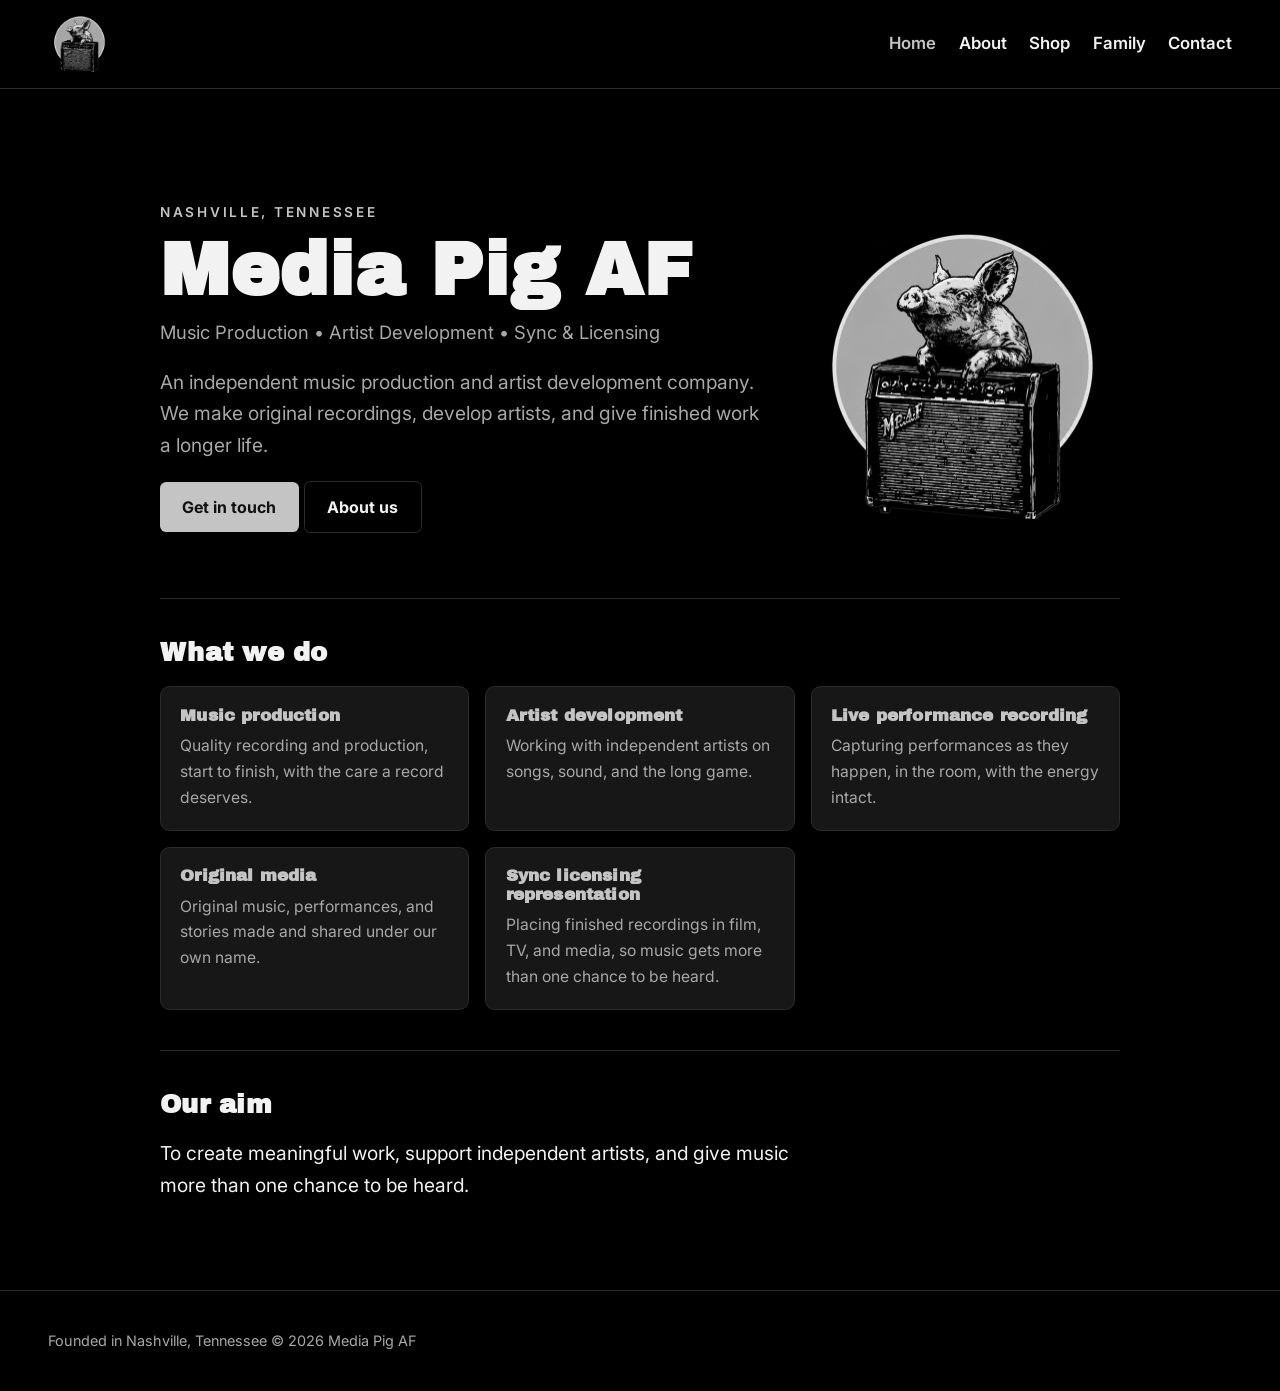
<file: index.html>
<!doctype html>
<html lang="en">
<head>
<meta charset="utf-8">
<meta name="viewport" content="width=device-width, initial-scale=1">
<title>Media Pig AF | Music Production, Artist Development, Sync &amp; Licensing</title>
<meta name="description" content="Independent music production, artist development, and sync licensing in Nashville, Tennessee.">
<link rel="preconnect" href="https://fonts.googleapis.com">
<link rel="preconnect" href="https://fonts.gstatic.com" crossorigin>
<link href="https://fonts.googleapis.com/css2?family=Archivo+Black&family=Inter:wght@400;500;600&display=swap" rel="stylesheet">
<link rel="icon" href="img/favicon.png" type="image/png">
<link rel="stylesheet" href="css/style.css?v=grey1">
</head>
<body>
<a class="skip" href="#content">Skip to content</a>
<header class="top">
  <a class="logo" href="index.html" aria-label="Media Pig AF home"><img src="img/logo.png" alt="Media Pig AF" height="64"></a>
  <nav aria-label="Main"><ul><li><a href="index.html" aria-current="page">Home</a></li><li><a href="about.html">About</a></li><li><a href="shop.html">Shop</a></li><li><a href="family.html">Family</a></li><li><a href="contact.html">Contact</a></li></ul></nav>
</header>
<main id="content">
<section class="hero">
  <div class="hero-text">
  <p class="kicker">Nashville, Tennessee</p>
  <h1>Media Pig AF</h1>
  <p class="tag">Music Production • Artist Development • Sync &amp; Licensing</p>
  <p class="lede">An independent music production and artist development company. We make original recordings, develop artists, and give finished work a longer life.</p>
  <p><a class="btn" href="contact.html">Get in touch</a> <a class="btn ghost" href="about.html">About us</a></p>
  </div>
  <img class="hero-art" src="img/logo.png" alt="A pig leaning on a guitar amp, the Media Pig AF logo" width="320">
</section>
<section class="band">
  <h2>What we do</h2>
  <ul class="cards"><li><h3>Music production</h3><p>Quality recording and production, start to finish, with the care a record deserves.</p></li><li><h3>Artist development</h3><p>Working with independent artists on songs, sound, and the long game.</p></li><li><h3>Live performance recording</h3><p>Capturing performances as they happen, in the room, with the energy intact.</p></li><li><h3>Original media</h3><p>Original music, performances, and stories made and shared under our own name.</p></li><li><h3>Sync licensing representation</h3><p>Placing finished recordings in film, TV, and media, so music gets more than one chance to be heard.</p></li></ul>
</section>
<section class="band narrow">
  <h2>Our aim</h2>
  <p>To create meaningful work, support independent artists, and give music more than one chance to be heard.</p>
</section>
</main>
<footer class="foot">
  <p>Founded in Nashville, Tennessee &copy; 2026 Media Pig AF</p>
</footer>
<script src="js/site.js"></script>
</body>
</html>
</file>
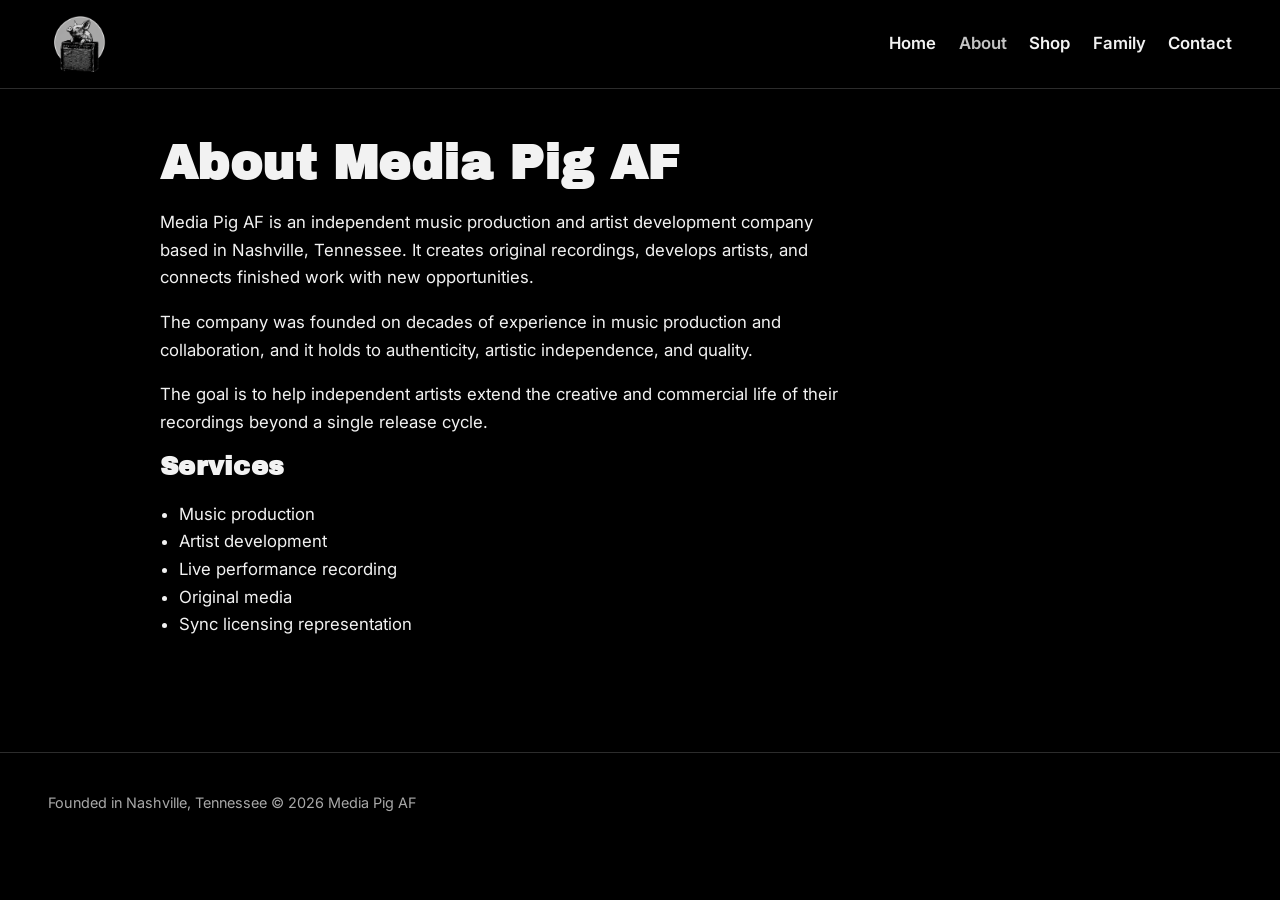
<file: about.html>
<!doctype html>
<html lang="en">
<head>
<meta charset="utf-8">
<meta name="viewport" content="width=device-width, initial-scale=1">
<title>About | Media Pig AF</title>
<meta name="description" content="About Media Pig AF, an independent music production and artist development company in Nashville.">
<link rel="preconnect" href="https://fonts.googleapis.com">
<link rel="preconnect" href="https://fonts.gstatic.com" crossorigin>
<link href="https://fonts.googleapis.com/css2?family=Archivo+Black&family=Inter:wght@400;500;600&display=swap" rel="stylesheet">
<link rel="icon" href="img/favicon.png" type="image/png">
<link rel="stylesheet" href="css/style.css?v=grey1">
</head>
<body>
<a class="skip" href="#content">Skip to content</a>
<header class="top">
  <a class="logo" href="index.html" aria-label="Media Pig AF home"><img src="img/logo.png" alt="Media Pig AF" height="64"></a>
  <nav aria-label="Main"><ul><li><a href="index.html">Home</a></li><li><a href="about.html" aria-current="page">About</a></li><li><a href="shop.html">Shop</a></li><li><a href="family.html">Family</a></li><li><a href="contact.html">Contact</a></li></ul></nav>
</header>
<main id="content">
<section class="page">
  <h1>About Media Pig AF</h1>
  <p>Media Pig AF is an independent music production and artist development company based in Nashville, Tennessee. It creates original recordings, develops artists, and connects finished work with new opportunities.</p>
  <p>The company was founded on decades of experience in music production and collaboration, and it holds to authenticity, artistic independence, and quality.</p>
  <p>The goal is to help independent artists extend the creative and commercial life of their recordings beyond a single release cycle.</p>
  <h2>Services</h2>
  <ul class="plain"><li>Music production</li><li>Artist development</li><li>Live performance recording</li><li>Original media</li><li>Sync licensing representation</li></ul>
</section>
</main>
<footer class="foot">
  <p>Founded in Nashville, Tennessee &copy; 2026 Media Pig AF</p>
</footer>
<script src="js/site.js"></script>
</body>
</html>
</file>
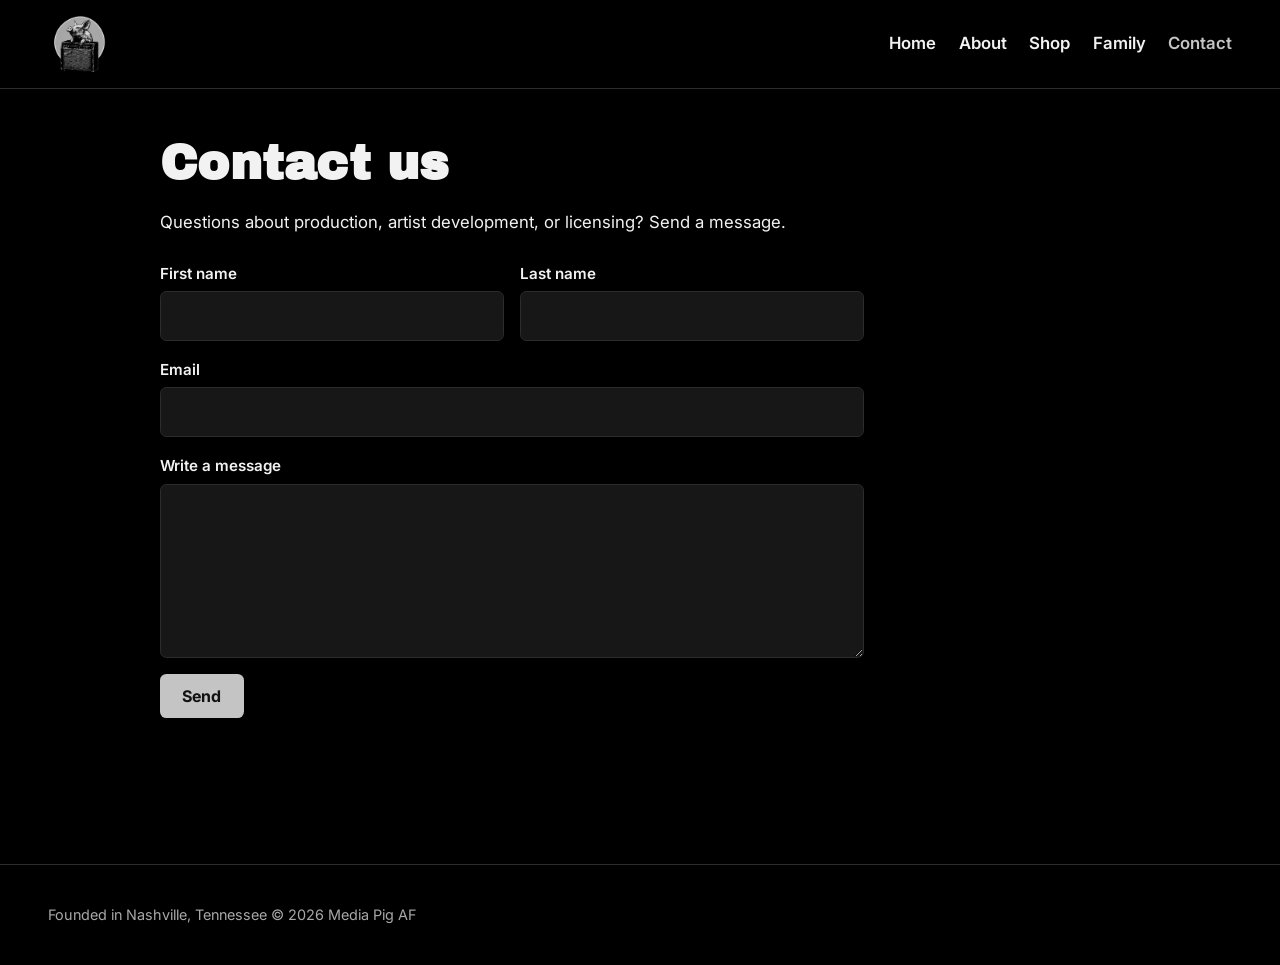
<file: contact.html>
<!doctype html>
<html lang="en">
<head>
<meta charset="utf-8">
<meta name="viewport" content="width=device-width, initial-scale=1">
<title>Contact | Media Pig AF</title>
<meta name="description" content="Contact Media Pig AF.">
<link rel="preconnect" href="https://fonts.googleapis.com">
<link rel="preconnect" href="https://fonts.gstatic.com" crossorigin>
<link href="https://fonts.googleapis.com/css2?family=Archivo+Black&family=Inter:wght@400;500;600&display=swap" rel="stylesheet">
<link rel="icon" href="img/favicon.png" type="image/png">
<link rel="stylesheet" href="css/style.css?v=grey1">
</head>
<body>
<a class="skip" href="#content">Skip to content</a>
<header class="top">
  <a class="logo" href="index.html" aria-label="Media Pig AF home"><img src="img/logo.png" alt="Media Pig AF" height="64"></a>
  <nav aria-label="Main"><ul><li><a href="index.html">Home</a></li><li><a href="about.html">About</a></li><li><a href="shop.html">Shop</a></li><li><a href="family.html">Family</a></li><li><a href="contact.html" aria-current="page">Contact</a></li></ul></nav>
</header>
<main id="content">
<section class="page">
  <h1>Contact us</h1>
  <p>Questions about production, artist development, or licensing? Send a message.</p>
  
  <form id="contact-form" action="https://api.web3forms.com/submit" method="POST" data-key="">
    <input type="hidden" name="access_key" value="">
    <input type="hidden" name="subject" value="New message from the Media Pig AF website">
    <input type="hidden" name="from_name" value="Media Pig AF website">
    <input type="checkbox" name="botcheck" class="hp" tabindex="-1" autocomplete="off" style="display:none">
    <div class="row">
      <label>First name<input name="first_name" required autocomplete="given-name"></label>
      <label>Last name<input name="last_name" autocomplete="family-name"></label>
    </div>
    <label>Email<input type="email" name="email" required autocomplete="email"></label>
    <label>Write a message<textarea name="message" rows="6" required></textarea></label>
    <button class="btn" type="submit">Send</button>
    <p class="form-status" role="status" aria-live="polite"></p>
  </form>
</section>
</main>
<footer class="foot">
  <p>Founded in Nashville, Tennessee &copy; 2026 Media Pig AF</p>
</footer>
<script src="js/site.js"></script>
</body>
</html>
</file>
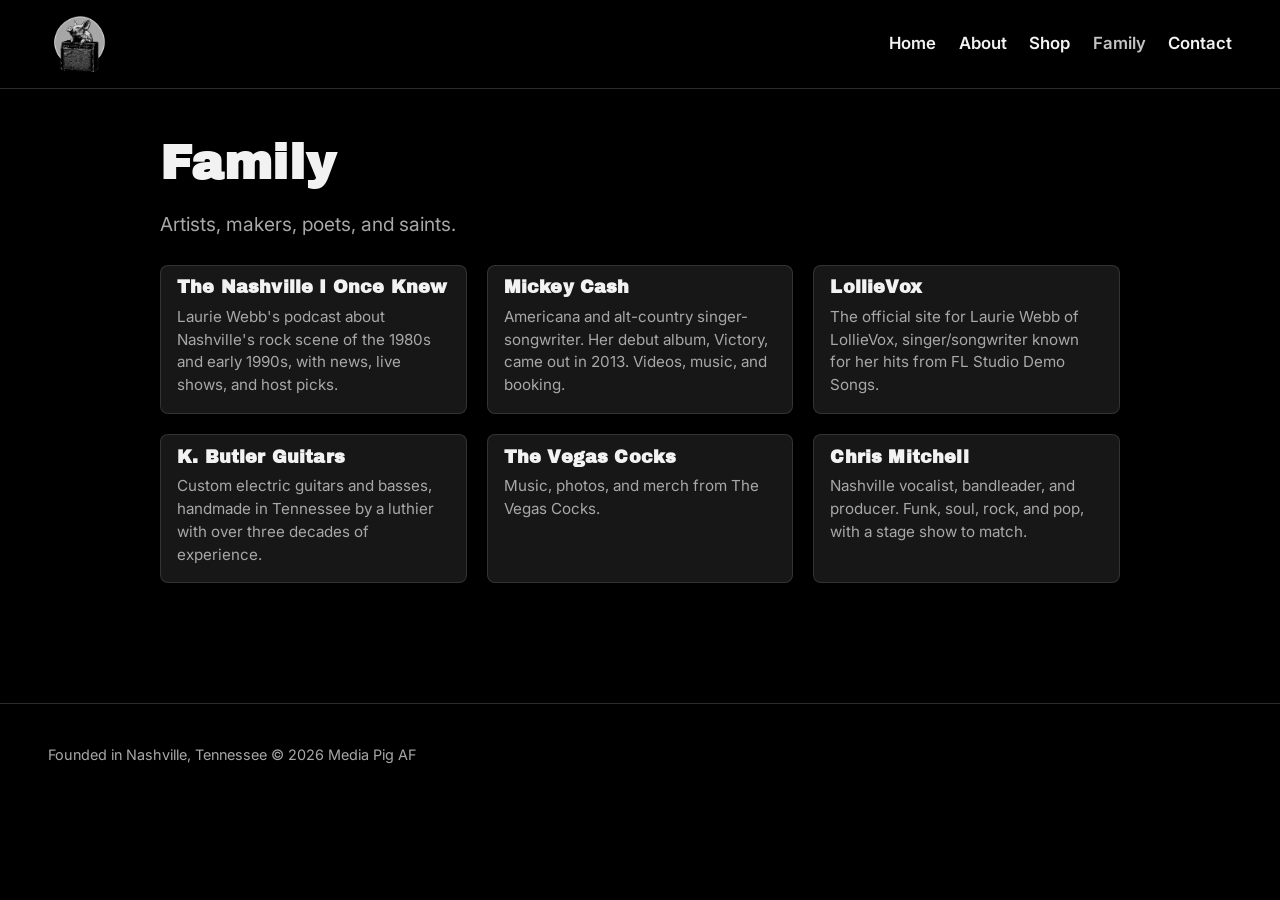
<file: family.html>
<!doctype html>
<html lang="en">
<head>
<meta charset="utf-8">
<meta name="viewport" content="width=device-width, initial-scale=1">
<title>Family | Media Pig AF</title>
<meta name="description" content="The artists and makers in the Media Pig AF family of websites.">
<link rel="preconnect" href="https://fonts.googleapis.com">
<link rel="preconnect" href="https://fonts.gstatic.com" crossorigin>
<link href="https://fonts.googleapis.com/css2?family=Archivo+Black&family=Inter:wght@400;500;600&display=swap" rel="stylesheet">
<link rel="icon" href="img/favicon.png" type="image/png">
<link rel="stylesheet" href="css/style.css?v=grey1">
</head>
<body>
<a class="skip" href="#content">Skip to content</a>
<header class="top">
  <a class="logo" href="index.html" aria-label="Media Pig AF home"><img src="img/logo.png" alt="Media Pig AF" height="64"></a>
  <nav aria-label="Main"><ul><li><a href="index.html">Home</a></li><li><a href="about.html">About</a></li><li><a href="shop.html">Shop</a></li><li><a href="family.html" aria-current="page">Family</a></li><li><a href="contact.html">Contact</a></li></ul></nav>
</header>
<main id="content">
<section class="page">
  <h1>Family</h1>
  <p class="lede">Artists, makers, poets, and saints.</p>
  <div class="fam-grid"><article class="fam-card"><a class="fam-pic" href="https://woods93.github.io/niok/" rel="noopener"><img src="https://yt3.googleusercontent.com/Jtw1y0iBRC5QylOyydC-MrKEry-a9yKyZxMT-O71DsmyoTzSlqjVf0OYmpDivaOnBOdh758Baw=w1707-fcrop64=1,00005a57ffffa5a8-k-c0xffffffff-no-nd-rj" alt="The Nashville I Once Knew" loading="lazy" referrerpolicy="no-referrer" onerror="this.parentNode.remove()"></a><h3><a href="https://woods93.github.io/niok/" rel="noopener">The Nashville I Once Knew</a></h3><p>Laurie Webb&#x27;s podcast about Nashville&#x27;s rock scene of the 1980s and early 1990s, with news, live shows, and host picks.</p></article><article class="fam-card"><a class="fam-pic" href="https://mickeycash.com/" rel="noopener"><img src="https://mickeycash.com/assets/images/victory-cover.jpg" alt="Mickey Cash" loading="lazy" referrerpolicy="no-referrer" onerror="this.parentNode.remove()"></a><h3><a href="https://mickeycash.com/" rel="noopener">Mickey Cash</a></h3><p>Americana and alt-country singer-songwriter. Her debut album, Victory, came out in 2013. Videos, music, and booking.</p></article><article class="fam-card"><a class="fam-pic" href="https://woods93.github.io/lollievox/" rel="noopener"><img src="https://woods93.github.io/lollievox/img/Lollievox-cover-web.jpg" alt="LollieVox" loading="lazy" referrerpolicy="no-referrer" onerror="this.parentNode.remove()"></a><h3><a href="https://woods93.github.io/lollievox/" rel="noopener">LollieVox</a></h3><p>The official site for Laurie Webb of LollieVox, singer/songwriter known for her hits from FL Studio Demo Songs.</p></article><article class="fam-card"><a class="fam-pic" href="https://woods93.github.io/kbutlerguitars/" rel="noopener"><img src="https://woods93.github.io/kbutlerguitars/img/k-butler-guitars-01.jpg" alt="K. Butler Guitars" loading="lazy" referrerpolicy="no-referrer" onerror="this.parentNode.remove()"></a><h3><a href="https://woods93.github.io/kbutlerguitars/" rel="noopener">K. Butler Guitars</a></h3><p>Custom electric guitars and basses, handmade in Tennessee by a luthier with over three decades of experience.</p></article><article class="fam-card"><a class="fam-pic" href="https://woods93.github.io/vegascocks/" rel="noopener"><img src="https://woods93.github.io/vegascocks/img/livej.jpg" alt="The Vegas Cocks" loading="lazy" referrerpolicy="no-referrer" onerror="this.parentNode.remove()"></a><h3><a href="https://woods93.github.io/vegascocks/" rel="noopener">The Vegas Cocks</a></h3><p>Music, photos, and merch from The Vegas Cocks.</p></article><article class="fam-card"><a class="fam-pic" href="https://woods93.github.io/chrismitchell/" rel="noopener"><img src="https://theniok.com/assets/family-chris-mitchell.jpg" alt="Chris Mitchell" loading="lazy" referrerpolicy="no-referrer" onerror="this.parentNode.remove()"></a><h3><a href="https://woods93.github.io/chrismitchell/" rel="noopener">Chris Mitchell</a></h3><p>Nashville vocalist, bandleader, and producer. Funk, soul, rock, and pop, with a stage show to match.</p></article></div>
</section>
</main>
<footer class="foot">
  <p>Founded in Nashville, Tennessee &copy; 2026 Media Pig AF</p>
</footer>
<script src="js/site.js"></script>
</body>
</html>
</file>
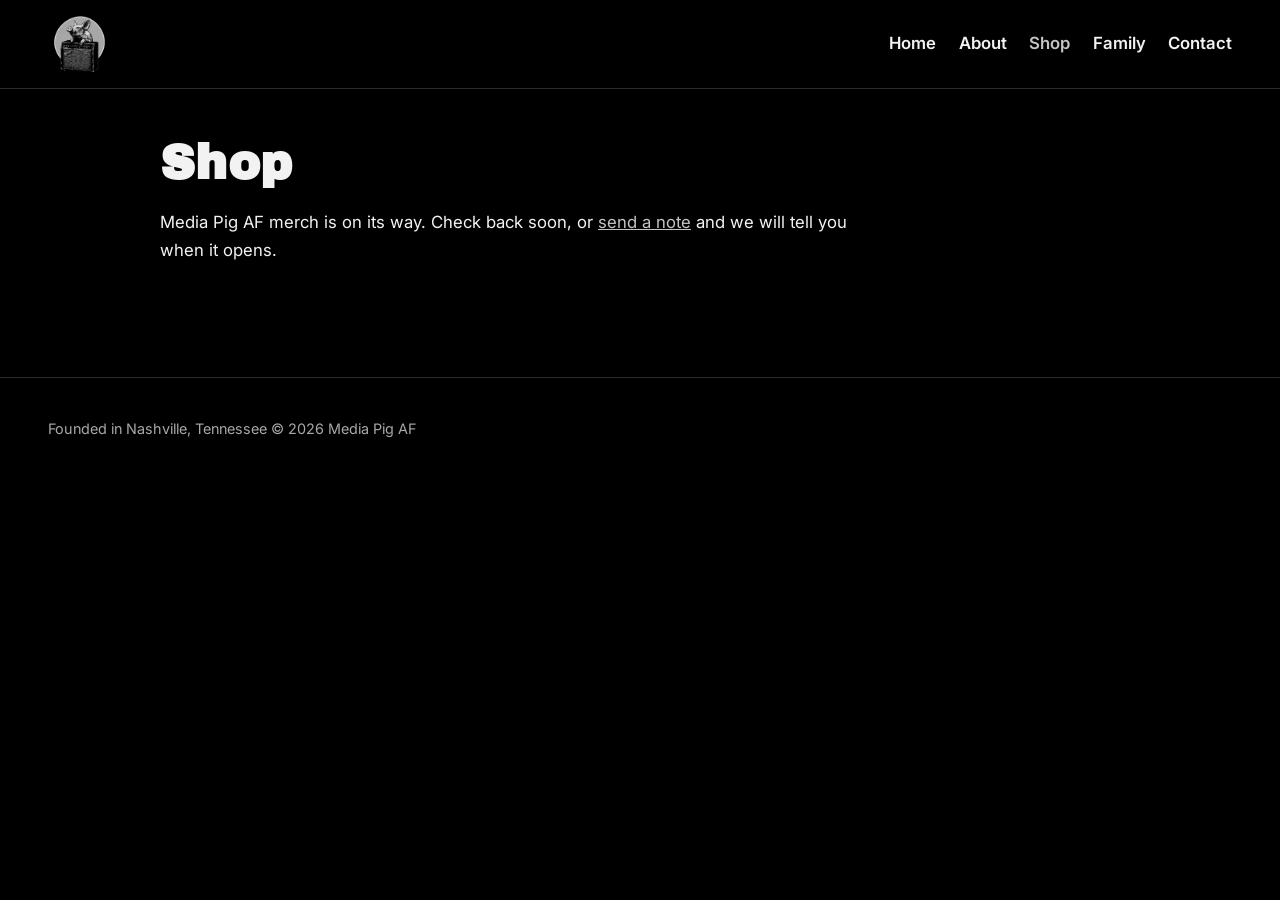
<file: shop.html>
<!doctype html>
<html lang="en">
<head>
<meta charset="utf-8">
<meta name="viewport" content="width=device-width, initial-scale=1">
<title>Shop | Media Pig AF</title>
<meta name="description" content="Media Pig AF merch.">
<link rel="preconnect" href="https://fonts.googleapis.com">
<link rel="preconnect" href="https://fonts.gstatic.com" crossorigin>
<link href="https://fonts.googleapis.com/css2?family=Archivo+Black&family=Inter:wght@400;500;600&display=swap" rel="stylesheet">
<link rel="icon" href="img/favicon.png" type="image/png">
<link rel="stylesheet" href="css/style.css?v=grey1">
</head>
<body>
<a class="skip" href="#content">Skip to content</a>
<header class="top">
  <a class="logo" href="index.html" aria-label="Media Pig AF home"><img src="img/logo.png" alt="Media Pig AF" height="64"></a>
  <nav aria-label="Main"><ul><li><a href="index.html">Home</a></li><li><a href="about.html">About</a></li><li><a href="shop.html" aria-current="page">Shop</a></li><li><a href="family.html">Family</a></li><li><a href="contact.html">Contact</a></li></ul></nav>
</header>
<main id="content">
<section class="page">
  <h1>Shop</h1>
  <p>Media Pig AF merch is on its way. Check back soon, or <a href="contact.html">send a note</a> and we will tell you when it opens.</p>
</section>
</main>
<footer class="foot">
  <p>Founded in Nashville, Tennessee &copy; 2026 Media Pig AF</p>
</footer>
<script src="js/site.js"></script>
</body>
</html>
</file>
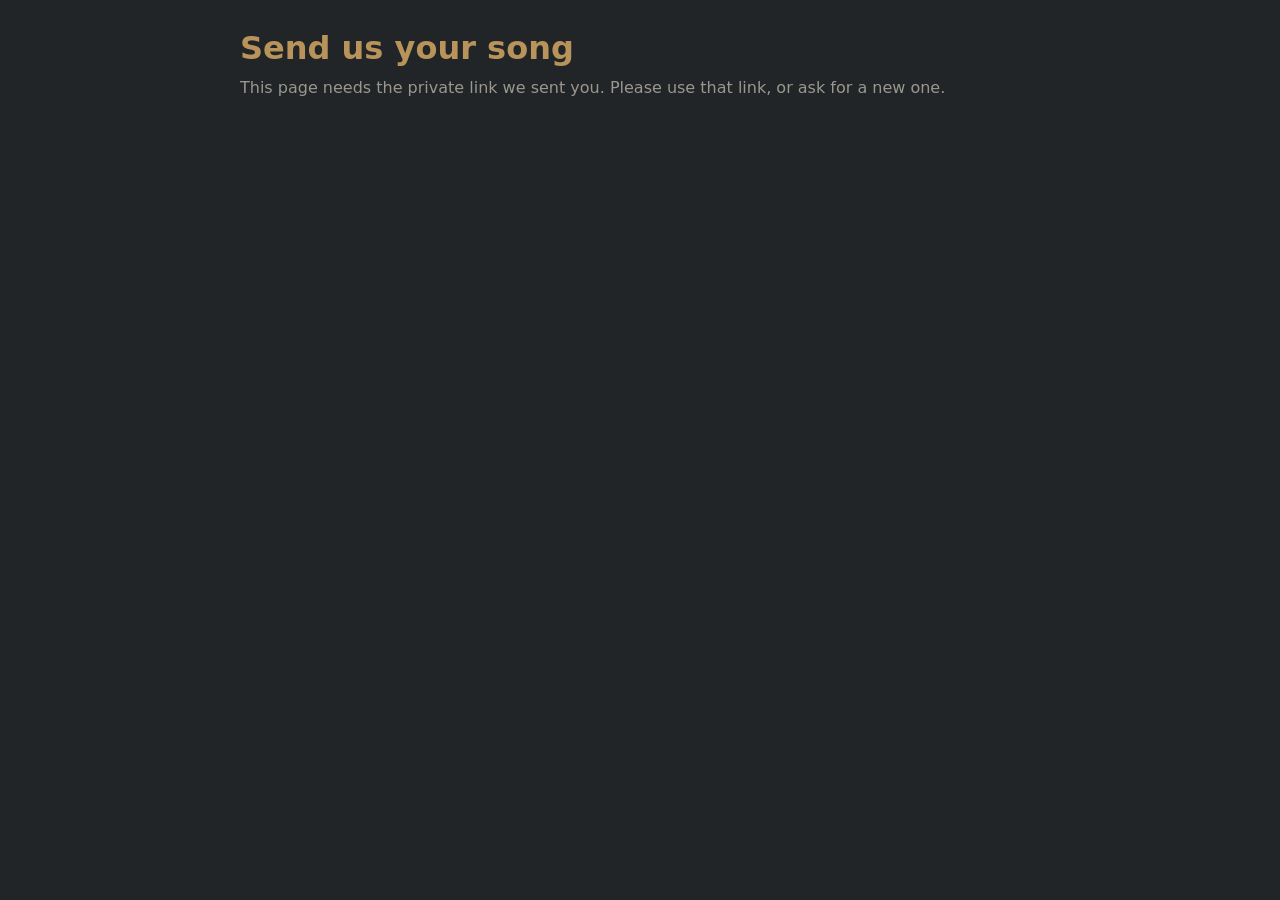
<file: worker/pages/upload.html>
<!doctype html>
<html lang="en">
<head>
<meta charset="utf-8">
<meta name="viewport" content="width=device-width,initial-scale=1">
<meta name="robots" content="noindex,nofollow">
<title>Send us your song | Media Pig AF</title>
<style>
:root{--bg:#222527;--card:#2b2e31;--line:#3a3d40;--text:#e8e6e1;--bronze:#b8935a;--mute:#9a978f;--bad:#e07a6a;--ok:#8fbf8f}
*{box-sizing:border-box}
body{margin:0;background:var(--bg);color:var(--text);font:16px/1.5 system-ui,sans-serif;padding:24px}
main{max-width:800px;margin:0 auto}
h1{font-weight:600;color:var(--bronze);margin:0 0 4px}
h2{font-size:18px;margin:0 0 4px;color:var(--bronze);font-weight:600}
p.sub{color:var(--mute);margin:0 0 16px}
section,.card{background:var(--card);border:1px solid var(--line);border-radius:8px;padding:18px;margin:16px 0}
.hint{color:var(--mute);font-size:14px;margin:0 0 10px}
.grid{display:grid;grid-template-columns:repeat(auto-fit,minmax(200px,1fr));gap:0 14px}
.fld{position:relative;margin:8px 0}
.fld label{display:block;margin:0 0 4px;color:var(--mute);font-size:14px}
input,select,textarea{width:100%;padding:10px;border-radius:6px;border:1px solid #444;background:#1c1e20;color:var(--text);font:inherit}
textarea{min-height:90px;resize:vertical}
input:focus,select:focus,textarea:focus,button:focus-visible{outline:2px solid var(--bronze);outline-offset:1px}
.fld.fl input,.fld.fl select{border-color:var(--bronze)}
.fld.fl::after{content:"from lookup, please confirm";display:block;margin-top:3px;font-size:12px;color:var(--bronze)}
.fld.bad input,.fld.bad select{border-color:var(--bad)}
.err{color:var(--bad);font-size:13px;min-height:0;margin-top:3px}
button{padding:10px 20px;border:0;border-radius:6px;background:var(--bronze);color:#1c1e20;font-weight:600;font-size:16px;cursor:pointer}
button.ghost{background:transparent;color:var(--text);border:1px solid #555;padding:6px 12px;font-size:14px;font-weight:500}
button:disabled{opacity:.5;cursor:not-allowed}
.row{border:1px solid var(--line);border-radius:6px;padding:8px 12px;margin:10px 0;background:#262a2c}
.row .top{display:flex;justify-content:space-between;align-items:center;color:var(--mute);font-size:14px}
.drop{border:2px dashed #555;border-radius:8px;padding:16px;margin:10px 0;text-align:center;color:var(--mute)}
.drop.over{border-color:var(--bronze);background:#2f2d28}
.drop.bad{border-color:var(--bad)}
.drop .name{color:var(--text);font-weight:600;word-break:break-all}
.drop .ok{color:var(--ok)}
progress{width:100%;height:10px;margin-top:8px}
#banner{display:none;border:1px solid var(--bad);color:var(--bad);border-radius:8px;padding:12px;margin:16px 0}
.total{font-size:14px;color:var(--mute)}
.total.bad{color:var(--bad)}
ul.items{padding-left:20px;margin:6px 0}
.pill{display:inline-block;font-size:12px;border-radius:99px;padding:1px 8px;margin-right:6px;border:1px solid}
.pill.needed{color:var(--bad)} .pill.recommended{color:var(--bronze)} .pill.info{color:var(--mute)}
.chk{display:flex;gap:8px;align-items:center;margin:8px 0}.chk input{width:auto}
.hidden{display:none}
</style>
</head>
<body>
<main>
  <h1>Send us your song</h1>
  <p class="sub" id="who">Checking your link…</p>
  <noscript><div class="card">This page needs JavaScript to upload files.</div></noscript>
  <div id="banner" role="alert"></div>
  <div id="app" class="hidden"></div>
</main>

<script>
(function () {
  "use strict";
  window.tsReady = function () {};   // Turnstile calls this when it loads; build() mounts the widget itself

  // ---------- helpers ----------
  function h(tag, attrs) {
    var e = document.createElement(tag);
    attrs = attrs || {};
    Object.keys(attrs).forEach(function (k) {
      var v = attrs[k];
      if (k === "class") e.className = v;
      else if (k === "text") e.textContent = v;
      else if (k.slice(0, 2) === "on") e.addEventListener(k.slice(2), v);
      else if (v === true) e.setAttribute(k, "");
      else if (v !== false && v != null) e.setAttribute(k, v);
    });
    for (var i = 2; i < arguments.length; i++) {
      [].concat(arguments[i]).forEach(function (c) {
        if (c == null || c === false) return;
        e.append(c.nodeType ? c : document.createTextNode(String(c)));
      });
    }
    return e;
  }
  var $ = function (s) { return document.querySelector(s); };
  var uid = 0;

  var token = new URLSearchParams(location.search).get("t");
  try {
    if (token) { sessionStorage.setItem("inv", token); history.replaceState(null, "", location.pathname); }
    else token = sessionStorage.getItem("inv");
  } catch (e) { /* storage blocked: the token stays in memory for this page load */ }

  function req(path, o) {
    o = o || {};
    var headers = { Authorization: "Bearer " + token };
    var body = o.body;
    if (body && !o.raw) { body = JSON.stringify(body); headers["Content-Type"] = "application/json"; }
    return fetch(path, { method: o.method || "GET", headers: headers, body: body }).then(function (r) {
      return r.json().catch(function () { return {}; }).then(function (j) {
        if (!r.ok) { var e = new Error(j.error || "Something went wrong (" + r.status + ")."); e.status = r.status; e.errors = j.errors; throw e; }
        return j;
      });
    });
  }

  function banner(msg) { var b = $("#banner"); b.textContent = msg; b.style.display = msg ? "block" : "none"; if (msg) b.scrollIntoView({ block: "center" }); }

  // ---------- constants (the server repeats every check) ----------
  var PROS = [["", "Choose…"], ["ASCAP", "ASCAP"], ["BMI", "BMI"], ["SESAC", "SESAC"], ["GMR", "GMR"], ["SOCAN", "SOCAN"], ["PRS", "PRS"], ["OTHER", "Other"], ["NONE", "None / not sure"]];
  var ROLES = ["", "Composer/Lyricist", "Composer", "Lyricist", "Arranger", "Other"];
  var MAX = 100 * 1024 * 1024;
  var KINDS = {
    proof: { label: "Proof of publishing", hint: "A PDF or screenshot from your PRO or publisher showing the song is registered. PDF, PNG or JPG.", exts: { pdf: ["pdf"], png: ["png"], jpeg: ["jpg", "jpeg"] } },
    master_print: { label: "Master print", hint: "Your final mix. WAV, MP3, FLAC or AIFF.", exts: { wav: ["wav"], mp3: ["mp3"], flac: ["flac"], aiff: ["aif", "aiff"] } },
    master_instrumental: { label: "Master instrumental", hint: "The final mix without vocals. WAV, MP3, FLAC or AIFF.", exts: { wav: ["wav"], mp3: ["mp3"], flac: ["flac"], aiff: ["aif", "aiff"] } }
  };

  function ascii(b, from, s) { for (var i = 0; i < s.length; i++) if (b[from + i] !== s.charCodeAt(i)) return false; return true; }
  function detect(b) {
    if (b.length < 4) return null;
    if (ascii(b, 0, "%PDF-")) return "pdf";
    if (b[0] === 0x89 && ascii(b, 1, "PNG")) return "png";
    if (b[0] === 0xff && b[1] === 0xd8 && b[2] === 0xff) return "jpeg";
    if (b.length >= 12 && ascii(b, 0, "RIFF") && ascii(b, 8, "WAVE")) return "wav";
    if (b.length >= 12 && ascii(b, 0, "FORM") && (ascii(b, 8, "AIFF") || ascii(b, 8, "AIFC"))) return "aiff";
    if (ascii(b, 0, "fLaC")) return "flac";
    if (ascii(b, 0, "ID3")) return "mp3";
    if (b[0] === 0xff && (b[1] & 0xe0) === 0xe0 && ((b[1] >> 1) & 3) !== 0 && ((b[1] >> 3) & 3) !== 1) return "mp3";
    return null;
  }
  function checkFile(kind, file) {
    var k = KINDS[kind];
    if (!file.size) return Promise.resolve("That file is empty.");
    if (file.size > MAX) return Promise.resolve("That file is " + (file.size / 1048576).toFixed(1) + " MB. The limit is " + (MAX / 1048576) + " MB.");
    var ext = (file.name.split(".").pop() || "").toLowerCase();
    var all = [].concat.apply([], Object.keys(k.exts).map(function (t) { return k.exts[t]; }));
    if (all.indexOf(ext) < 0) return Promise.resolve(k.label + " must be one of: " + all.join(", ") + ".");
    return file.slice(0, 32).arrayBuffer().then(function (buf) {
      var t = detect(new Uint8Array(buf));
      if (!t || !k.exts[t]) return "That file's contents don't look like a real " + all.join("/") + " file.";
      if (k.exts[t].indexOf(ext) < 0) return "That file is named ." + ext + " but its contents are " + t + ". Please check you chose the right file.";
      return "";
    });
  }
  function size(n) { return n < 1048576 ? Math.max(1, Math.round(n / 1024)) + " KB" : (n / 1048576).toFixed(1) + " MB"; }
  function ipiOk(v) { return /^\d{9,11}$/.test(v.replace(/[\s.\-]/g, "")); }

  // ---------- form building ----------
  var fields = {};   // name -> {box, input, err}
  function field(label, name, opts) {
    opts = opts || {};
    var id = "f" + (++uid), input;
    if (opts.options) {
      input = h("select", { id: id }, opts.options.map(function (o) { return h("option", { value: o[0], text: o[1] }); }));
    } else if (opts.area) {
      input = h("textarea", { id: id });
    } else {
      input = h("input", { id: id, type: opts.type || "text", autocomplete: "off", placeholder: opts.placeholder || "", maxlength: opts.max || 200, inputmode: opts.inputmode || null });
      if (opts.step) input.setAttribute("step", opts.step);
      if (opts.type === "number") { input.setAttribute("min", "0"); input.setAttribute("max", "100"); }
    }
    var err = h("div", { class: "err" });
    var box = h("div", { class: "fld" }, h("label", { for: id, text: label }), input, err);
    input.addEventListener("input", function () { box.classList.remove("fl"); box.classList.remove("bad"); err.textContent = ""; });
    fields[name] = { box: box, input: input, err: err };
    return box;
  }
  function setErr(name, msg) { var f = fields[name]; if (!f) return false; f.box.classList.add("bad"); f.err.textContent = msg; return true; }
  function clearErrs() { Object.keys(fields).forEach(function (k) { fields[k].box.classList.remove("bad"); fields[k].err.textContent = ""; }); }
  function put(name, value, fromLookup) {
    var f = fields[name];
    if (!f || !value || f.input.value.trim()) return false;
    f.input.value = value;
    if (fromLookup) f.box.classList.add("fl");
    return true;
  }

  var writerRows = [], pubRows = [];
  function rowBlock(list, holder, kind) {
    var n = list.length;
    var prefix = kind + "." + n + ".";
    var row = { prefix: prefix };
    var box = h("div", { class: "row" });
    var top = h("div", { class: "top" }, h("span", { text: (kind === "writers" ? "Songwriter " : "Publisher ") + (live(list).length + 1) }));
    var rm = h("button", { type: "button", class: "ghost", text: "Remove", onclick: function () {
      if (list.filter(function (r) { return !r.removed; }).length <= (kind === "writers" ? 1 : 0)) return;
      row.removed = true; box.remove(); totals();
    } });
    top.append(rm);
    var g = h("div", { class: "grid" },
      field(kind === "writers" ? "Name" : "Publisher name", prefix + "name"),
      field("IPI number", prefix + "ipi", { inputmode: "numeric", max: 20, placeholder: "9 to 11 digits" }),
      field("PRO", prefix + "pro", { options: PROS }),
      kind === "writers" ? field("Role", prefix + "role", { options: ROLES.map(function (r) { return [r, r || "Choose…"]; }) }) : null,
      field("Share %", prefix + "share_pct", { type: "number", step: "0.01", max: 6 }));
    box.append(top, g);
    holder.append(box);
    row.box = box;
    list.push(row);
    fields[prefix + "share_pct"].input.addEventListener("input", totals);
    return row;
  }
  function val(name) { return fields[name].input.value.trim(); }
  function live(list) { return list.filter(function (r) { return !r.removed; }); }
  function collectRows(list, keys) {
    return live(list).map(function (r) { var o = {}; keys.forEach(function (k) { o[k] = val(r.prefix + k); }); return o; });
  }
  var wTotal, pTotal;
  function totals() {
    [[wTotal, writerRows], [pTotal, pubRows]].forEach(function (p) {
      var rows = live(p[1]).filter(function (r) { return val(r.prefix + "share_pct") !== ""; });
      var s = rows.reduce(function (a, r) { return a + (Number(val(r.prefix + "share_pct")) || 0); }, 0);
      p[0].textContent = rows.length ? "Shares add up to " + (Math.round(s * 100) / 100) + "%" + (Math.abs(s - 100) < 0.01 ? "" : " (should be 100%)") : "";
      p[0].className = "total" + (rows.length && Math.abs(s - 100) >= 0.01 ? " bad" : "");
    });
  }

  // ---------- files ----------
  var files = {};  // kind -> {file, ok, done, error}
  var zones = {};
  function zone(kind) {
    var k = KINDS[kind];
    var input = h("input", { type: "file", class: "hidden", "aria-label": k.label });
    var info = h("div", { class: "name" });
    var msg = h("div");
    var bar = h("progress", { class: "hidden", max: "100", value: "0" });
    var pick = h("button", { type: "button", class: "ghost", text: "Choose file" });
    var el = h("div", { class: "drop" }, h("div", { text: k.label, style: "color:#e8e6e1;font-weight:600" }), h("div", { class: "hint", text: k.hint }), info, msg, bar, h("div", {}, pick), input);
    function take(f) {
      if (!f) return;
      files[kind] = { file: f, ok: false };
      info.textContent = f.name + " (" + size(f.size) + ")";
      msg.textContent = "Checking…"; msg.className = ""; el.classList.remove("bad");
      checkFile(kind, f).then(function (e) {
        if (e) { files[kind].error = e; msg.textContent = e; msg.className = "err"; el.classList.add("bad"); }
        else { files[kind].ok = true; msg.textContent = "Looks good. It uploads when you press Send."; msg.className = "ok"; }
      });
    }
    pick.addEventListener("click", function () { input.click(); });
    input.addEventListener("change", function () { take(input.files[0]); });
    ["dragenter", "dragover"].forEach(function (ev) { el.addEventListener(ev, function (e) { e.preventDefault(); el.classList.add("over"); }); });
    ["dragleave", "drop"].forEach(function (ev) { el.addEventListener(ev, function (e) { e.preventDefault(); el.classList.remove("over"); }); });
    el.addEventListener("drop", function (e) { take(e.dataTransfer.files[0]); });
    zones[kind] = { el: el, msg: msg, bar: bar, pick: pick, take: take };
    return el;
  }

  function upload(songId, kind) {
    var f = files[kind], z = zones[kind];
    z.bar.classList.remove("hidden"); z.bar.value = 0; z.msg.className = ""; z.msg.textContent = "Uploading…";
    return req("/api/songs/" + songId + "/files", { method: "POST", body: { kind: kind, name: f.file.name, size: f.file.size } }).then(function (st) {
      var n = 0;
      function next() {
        n++;
        if (n > st.parts) return req("/api/songs/" + songId + "/files/" + st.file_id + "/complete", { method: "POST" });
        var blob = f.file.slice((n - 1) * st.chunk_bytes, Math.min(n * st.chunk_bytes, f.file.size));
        return put(n, blob).then(function () { z.bar.value = Math.round(100 * n / st.parts); return next(); });
      }
      function put(num, blob, tries) {
        tries = tries || 0;
        return req("/api/songs/" + songId + "/files/" + st.file_id + "/parts/" + num, { method: "PUT", body: blob, raw: true }).catch(function (e) {
          if (!e.status && tries < 3) return new Promise(function (r) { setTimeout(r, 1500 * (tries + 1)); }).then(function () { return put(num, blob, tries + 1); });
          if (e.status >= 500 && tries < 3) return new Promise(function (r) { setTimeout(r, 1500 * (tries + 1)); }).then(function () { return put(num, blob, tries + 1); });
          throw e;
        });
      }
      return next();
    }).then(function () { f.done = true; z.msg.textContent = "Uploaded."; z.msg.className = "ok"; z.pick.disabled = true; });
  }

  // ---------- lookup ----------
  var ROLE_MAP = { "Composer / Lyricist": "Composer/Lyricist", "Composer / Author": "Composer/Lyricist", "Composer": "Composer", "Author / Lyricist": "Lyricist", "Author": "Lyricist" };
  var lookupOut;
  // The MLC stores titles and names in capitals. Turn those into normal capitalisation (the artist confirms them anyway).
  function tidy(t) {
    t = String(t || "");
    return (t === t.toUpperCase() && /[A-Z]/.test(t)) ? t.toLowerCase().replace(/(^|[\s(\-"])([a-z])/g, function (m, a, b) { return a + b.toUpperCase(); }) : t;
  }
  function runLookup() {
    var isrc = $("#lk-isrc").value.trim(), artist = $("#lk-artist").value.trim(), title = $("#lk-title").value.trim();
    lookupOut.textContent = "Looking…"; lookupOut.className = "hint";
    $("#lk-go").disabled = true;
    req("/api/lookup", { method: "POST", body: { isrc: isrc, artist: artist, title: title } }).then(function (d) {
      var w = (d.works || [])[0], r = (d.recordings || [])[0];
      if (!w && !r) { lookupOut.textContent = "We couldn't find that song. No problem. Fill in the form below by hand."; return; }
      var filled = 0;
      function f(name, v) { if (put(name, v, true)) filled++; }
      f("title", tidy((r && r.title) || (w && w.primaryTitle)));
      f("artist", (r && r.artist) || (w && w.artists && w.artists[0]));
      f("isrc", (r && r.isrc) || (isrc && isrc.toUpperCase().replace(/[\s-]/g, "")));
      if (w) { f("iswc", w.iswc); f("mlc_song_code", w.mlcSongCode); }
      var note = "";
      if (w && w.writers && w.writers.length) {
        var blank = live(writerRows).every(function (x) { return !val(x.prefix + "name") && !val(x.prefix + "ipi"); });
        if (blank) {
          live(writerRows).forEach(function (x) { x.removed = true; x.box.remove(); });
          w.writers.slice(0, 10).forEach(function (wr) {
            var row = rowBlock(writerRows, $("#writers"), "writers");
            put(row.prefix + "name", tidy(wr.writerName), true); put(row.prefix + "ipi", wr.writerIPI, true);
            put(row.prefix + "role", ROLE_MAP[wr.writerRoleCode] || "", true); filled++;
          });
        } else note += " Songwriters were left alone because you've already entered some.";
      }
      if (w && w.publishers && w.publishers.length) {
        var pblank = live(pubRows).every(function (x) { return !val(x.prefix + "name") && !val(x.prefix + "ipi"); });
        if (pblank) {
          live(pubRows).forEach(function (x) { x.removed = true; x.box.remove(); });
          w.publishers.slice(0, 10).forEach(function (p) {
            var row = rowBlock(pubRows, $("#pubs"), "publishers");
            put(row.prefix + "name", tidy(p.publisherName), true); put(row.prefix + "ipi", p.publisherIpiNumber, true); filled++;
          });
        } else note += " Publishers were left alone because you've already entered some.";
      }
      totals();
      var hasWriters = w && w.writers && w.writers.length;
      lookupOut.textContent = (hasWriters ? "Found it, with songwriter details." : "Found the recording, but no songwriter details are on file for it.") +
        " Filled in " + filled + " item" + (filled === 1 ? "" : "s") + ". Everything marked “from lookup” is a suggestion. Please check it against your own paperwork." + note +
        (d.attribution ? " " + d.attribution.text : "");
    }).catch(function (e) { lookupOut.textContent = e.message; })
      .then(function () { $("#lk-go").disabled = false; });
  }

  // ---------- submit ----------
  var state = { songId: null };
  var sendBtn;
  function lockFields(on) {
    Object.keys(fields).forEach(function (k) { fields[k].input.disabled = on; });
    $("#self-pub").disabled = on;
  }
  function collect() {
    return {
      title: val("title"), artist: val("artist"), isrc: val("isrc"), iswc: val("iswc"), mlc_song_code: val("mlc_song_code"),
      pro: val("pro"), pro_work_code: val("pro_work_code"), self_published: $("#self-pub").checked, notes: val("notes"),
      writers: collectRows(writerRows, ["name", "ipi", "pro", "role", "share_pct"]),
      publishers: collectRows(pubRows, ["name", "ipi", "pro", "share_pct"]),
      turnstile: (document.querySelector('[name="cf-turnstile-response"]') || {}).value || ""
    };
  }
  function quickChecks(p) {
    var bad = 0;
    function e(n, m) { setErr(n, m); bad++; }
    if (!p.title) e("title", "Song title is required.");
    if (!p.artist) e("artist", "Artist name is required.");
    if (!live(writerRows).some(function (r) { return val(r.prefix + "name"); })) e(live(writerRows)[0].prefix + "name", "Add at least one songwriter.");
    live(writerRows).concat(live(pubRows)).forEach(function (r) { var v = val(r.prefix + "ipi"); if (v && !ipiOk(v)) e(r.prefix + "ipi", "An IPI is 9 to 11 digits."); });
    Object.keys(files).forEach(function (k) { if (!files[k].ok && !files[k].done) { bad++; zones[k].el.classList.add("bad"); if (!files[k].error) zones[k].msg.textContent = "Still checking this file. Try again in a moment."; } });
    return bad;
  }
  function serverErrors(list) {
    var other = [];
    list.forEach(function (x) {
      // The server numbers rows among the non-removed ones in order; map back to our field names.
      var m = /^(writers|publishers)\.(\d+)\.(\w+)$/.exec(x.field);
      if (m) { var r = live(m[1] === "writers" ? writerRows : pubRows)[Number(m[2])]; if (r && setErr(r.prefix + m[3], x.message)) return; }
      if (!setErr(x.field, x.message)) other.push(x.message);
    });
    banner(list.length === 1 ? "There's one thing to fix below." : "There are a few things to fix below.");
    if (other.length) banner(other.join(" "));
  }
  function go() {
    banner(""); clearErrs();
    var p = collect();
    if (quickChecks(p)) { banner("Please fix the items marked in red."); return; }
    sendBtn.disabled = true; sendBtn.textContent = "Sending…";
    var steps = Promise.resolve();
    if (!state.songId) {
      steps = req("/api/songs", { method: "POST", body: p }).then(function (r) { state.songId = r.id; lockFields(true); });
    }
    steps.then(function () {
      var chain = Promise.resolve();
      Object.keys(KINDS).forEach(function (k) {
        if (files[k] && files[k].ok && !files[k].done) chain = chain.then(function () { return upload(state.songId, k).catch(function (e) { zones[k].msg.textContent = e.message; zones[k].msg.className = "err"; zones[k].el.classList.add("bad"); files[k].ok = false; files[k].error = e.message; throw e; }); });
      });
      return chain;
    }).then(function () { return req("/api/songs/" + state.songId + "/submit", { method: "POST" }); })
      .then(done)
      .catch(function (e) {
        if (e.errors) serverErrors(e.errors); else banner(e.message);
        if (window.turnstile && !state.songId) { try { window.turnstile.reset(); } catch (x) { /* widget not mounted */ } }
        sendBtn.disabled = false; sendBtn.textContent = state.songId ? "Try again" : "Send my song";
      });
  }
  function done(r) {
    var groups = { needed: "Still needed", recommended: "Worth adding when you can", info: "Good to know" };
    var app = $("#app"); app.textContent = "";
    var card = h("div", { class: "card" }, h("h2", { text: "Got it. Thank you." }), h("p", { text: "Your song is in. We'll review it and be in touch if anything else is needed." }));
    Object.keys(groups).forEach(function (lv) {
      var items = r.items.filter(function (i) { return i.level === lv; });
      if (!items.length) return;
      card.append(h("div", { style: "margin-top:12px" }, h("span", { class: "pill " + lv, text: groups[lv] }), h("ul", { class: "items" }, items.map(function (i) { return h("li", { text: i.text }); }))));
    });
    card.append(h("p", {}, h("button", { type: "button", text: "Add another song", onclick: function () { location.reload(); } })));
    app.append(card); card.scrollIntoView();
  }

  // ---------- page ----------
  function build(inv) {
    $("#who").textContent = "For " + inv.artist_name + ". Fill in what you can. You can check everything before you send.";
    var app = $("#app");
    var lk = h("section", {},
      h("h2", { text: "1. Find your song (optional)" }),
      h("p", { class: "hint", text: "Enter your ISRC, or the artist and title, and we'll try to fill in the form for you. You can still change everything." }),
      h("div", { class: "grid" },
        h("div", { class: "fld" }, h("label", { for: "lk-isrc", text: "ISRC" }), h("input", { id: "lk-isrc", maxlength: 20, autocomplete: "off", placeholder: "USRC17607839" })),
        h("div", { class: "fld" }, h("label", { for: "lk-artist", text: "Artist" }), h("input", { id: "lk-artist", maxlength: 200, autocomplete: "off" })),
        h("div", { class: "fld" }, h("label", { for: "lk-title", text: "Title" }), h("input", { id: "lk-title", maxlength: 200, autocomplete: "off" }))),
      h("button", { type: "button", id: "lk-go", text: "Look up my song", onclick: runLookup }),
      (lookupOut = h("p", { class: "hint", role: "status", style: "margin-top:10px" })));
    var details = h("section", {}, h("h2", { text: "2. The song" }),
      h("div", { class: "grid" }, field("Song title *", "title"), field("Artist *", "artist"), field("ISRC", "isrc", { max: 20, placeholder: "12 characters" }),
        field("ISWC", "iswc", { max: 20, placeholder: "T-123.456.789-0" }), field("MLC song code", "mlc_song_code", { max: 20 })));
    var pro = h("section", {}, h("h2", { text: "3. Performing rights" }),
      h("div", { class: "grid" }, field("PRO for this song", "pro", { options: PROS }), field("PRO work code or registration number", "pro_work_code", { max: 60 })));
    var writers = h("section", {}, h("h2", { text: "4. Songwriters" }), h("p", { class: "hint", text: "Everyone who wrote the words or the music." }),
      h("div", { id: "writers" }), (wTotal = h("div", { class: "total" })),
      h("button", { type: "button", class: "ghost", text: "+ Add a songwriter", onclick: function () { rowBlock(writerRows, $("#writers"), "writers"); } }));
    var pubs = h("section", {}, h("h2", { text: "5. Publishers" }),
      h("div", { class: "chk" }, h("input", { type: "checkbox", id: "self-pub" }), h("label", { for: "self-pub", text: "Self-published (no outside publisher)" })),
      h("div", { id: "pubs" }), (pTotal = h("div", { class: "total" })),
      h("button", { type: "button", class: "ghost", text: "+ Add a publisher", onclick: function () { rowBlock(pubRows, $("#pubs"), "publishers"); } }));
    var fl = h("section", {}, h("h2", { text: "6. Files" }),
      h("p", { class: "hint", text: "Up to " + inv.max_file_mb + " MB each. Drag a file onto a box, or choose one. Nothing is sent until you press Send." }),
      Object.keys(KINDS).map(zone));
    var notes = h("section", {}, h("h2", { text: "7. Anything else?" }), field("Notes", "notes", { area: true }));
    sendBtn = h("button", { type: "button", text: "Send my song", onclick: go });
    var sk = (document.querySelector('meta[name="ts-sitekey"]') || {}).content;
    var slot = sk ? h("div", { id: "ts-slot", style: "margin-bottom:12px" }) : null;
    app.append(lk, details, pro, writers, pubs, fl, notes, h("section", {}, slot, sendBtn));
    function mountTs() { if (slot && window.turnstile) window.turnstile.render(slot, { sitekey: sk }); }
    if (slot) { if (window.turnstile) mountTs(); else window.tsReady = mountTs; }
    fields.notes.input.setAttribute("maxlength", "5000");
    rowBlock(writerRows, $("#writers"), "writers");
    app.classList.remove("hidden");
  }

  // A file dropped outside a box would make the browser open it and leave the page.
  ["dragover", "drop"].forEach(function (ev) { window.addEventListener(ev, function (e) { e.preventDefault(); }); });

  if (!token) { $("#who").textContent = "This page needs the private link we sent you. Please use that link, or ask for a new one."; }
  else req("/api/invite").then(build).catch(function (e) { $("#who").textContent = e.message; });
})();
</script>
<!--TURNSTILE-->
</body>
</html>
</file>
<file: css/style.css>
:root{--bg:#000;--panel:#171717;--ink:#f2f2f2;--muted:#a8a8a8;--accent:#c4c4c4;--line:#2c2c2c}
*{box-sizing:border-box}html{scroll-behavior:smooth}
body{margin:0;background:var(--bg);color:var(--ink);font:400 1.05rem/1.65 Inter,system-ui,sans-serif}
a{color:var(--accent)}h1,h2,h3,.wordmark{font-family:"Archivo Black",Inter,sans-serif;line-height:1.1;letter-spacing:.01em}
.skip{position:absolute;left:-999px}.skip:focus{left:1rem;top:1rem;background:#fff;color:#000;padding:.5rem;z-index:9}
.top{display:flex;flex-wrap:wrap;gap:1rem;align-items:center;justify-content:space-between;padding:1rem clamp(1rem,5vw,3rem);border-bottom:1px solid var(--line)}
.logo{text-decoration:none;color:var(--ink)}.wordmark{font-size:1.5rem}.wordmark b{color:var(--accent)}
nav ul{display:flex;gap:1.4rem;list-style:none;margin:0;padding:0}
nav a{color:var(--ink);text-decoration:none;font-weight:600}nav a:hover,nav a[aria-current]{color:var(--accent)}
main{max-width:64rem;margin:0 auto;padding:0 clamp(1rem,5vw,2rem)}
.hero{padding:clamp(3rem,10vw,7rem) 0 3rem}.kicker{color:var(--accent);text-transform:uppercase;letter-spacing:.2em;font-weight:600;font-size:.85rem;margin:0}
.hero h1{font-size:clamp(2.4rem,7vw,4.6rem);margin:.4rem 0}.tag{font-size:1.15rem;color:var(--muted);margin:0 0 1rem}
.lede{max-width:40rem;font-size:1.2rem}
.btn{display:inline-block;background:var(--accent);color:#111;font-weight:700;border:0;padding:.75rem 1.4rem;border-radius:.4rem;text-decoration:none;cursor:pointer;font-size:1rem;font-family:inherit}
.btn.ghost{background:transparent;color:var(--ink);border:1px solid var(--line)}.btn:hover{filter:brightness(1.1)}
.band{padding:2.5rem 0;border-top:1px solid var(--line)}.band h2,.page h2{font-size:1.6rem;margin:0 0 1.2rem}
.narrow p{max-width:40rem;font-size:1.2rem;margin:0}
.cards{list-style:none;margin:0;padding:0;display:grid;grid-template-columns:repeat(auto-fill,minmax(15rem,1fr));gap:1rem}
.cards li{background:var(--panel);border:1px solid var(--line);border-radius:.6rem;padding:1.2rem}
.cards h3{font-size:1.05rem;margin:0 0 .5rem;color:var(--accent)}.cards p{margin:0;color:var(--muted);font-size:.98rem}
.page{padding:3rem 0;max-width:44rem}.page h1{font-size:clamp(2rem,6vw,3rem);margin:0 0 1.2rem}.plain{padding-left:1.2rem}
form{display:grid;gap:1rem;margin-top:1.5rem}label{display:grid;gap:.35rem;font-weight:600;font-size:.95rem}
.row{display:grid;grid-template-columns:1fr 1fr;gap:1rem}@media(max-width:34rem){.row{grid-template-columns:1fr}}
input,textarea{font:inherit;color:var(--ink);background:var(--panel);border:1px solid var(--line);border-radius:.4rem;padding:.7rem}
input:focus,textarea:focus{outline:2px solid var(--accent);outline-offset:1px}
button.btn{justify-self:start}.form-status.ok{color:#8be28b}.form-status.err{color:#ff9a9a}
.foot{border-top:1px solid var(--line);margin-top:3rem;padding:1.5rem clamp(1rem,5vw,3rem);color:var(--muted);font-size:.9rem}
.hero{display:grid;grid-template-columns:minmax(0,1fr) 320px;gap:2.5rem;align-items:center}
.hero-art{width:320px;max-width:100%;height:auto;justify-self:end}
.logo img{display:block;height:56px;width:auto}
@media(max-width:46rem){.hero{grid-template-columns:minmax(0,1fr)}.hero-art{order:-1;width:200px;justify-self:start}}

/* Family page */
.fam-grid{display:grid;grid-template-columns:repeat(auto-fill,minmax(15rem,1fr));gap:1.25rem;margin:1.5rem 0}
.fam-card{background:var(--panel);border:1px solid rgba(255,255,255,.12);border-radius:.5rem;overflow:hidden;padding-bottom:1rem}
.fam-card .fam-pic img{display:block;width:100%;aspect-ratio:4/3;object-fit:cover}
.fam-card h3{margin:.8rem 1rem 0;font-size:1.1rem}
.fam-card h3 a{color:var(--ink);text-decoration:none}
.fam-card h3 a:hover{color:var(--accent)}
.fam-card p{margin:.5rem 1rem 0;color:var(--muted);font-size:.95rem;line-height:1.5}
.lede{color:var(--muted)}
.page:has(.fam-grid){max-width:64rem}
</file>
